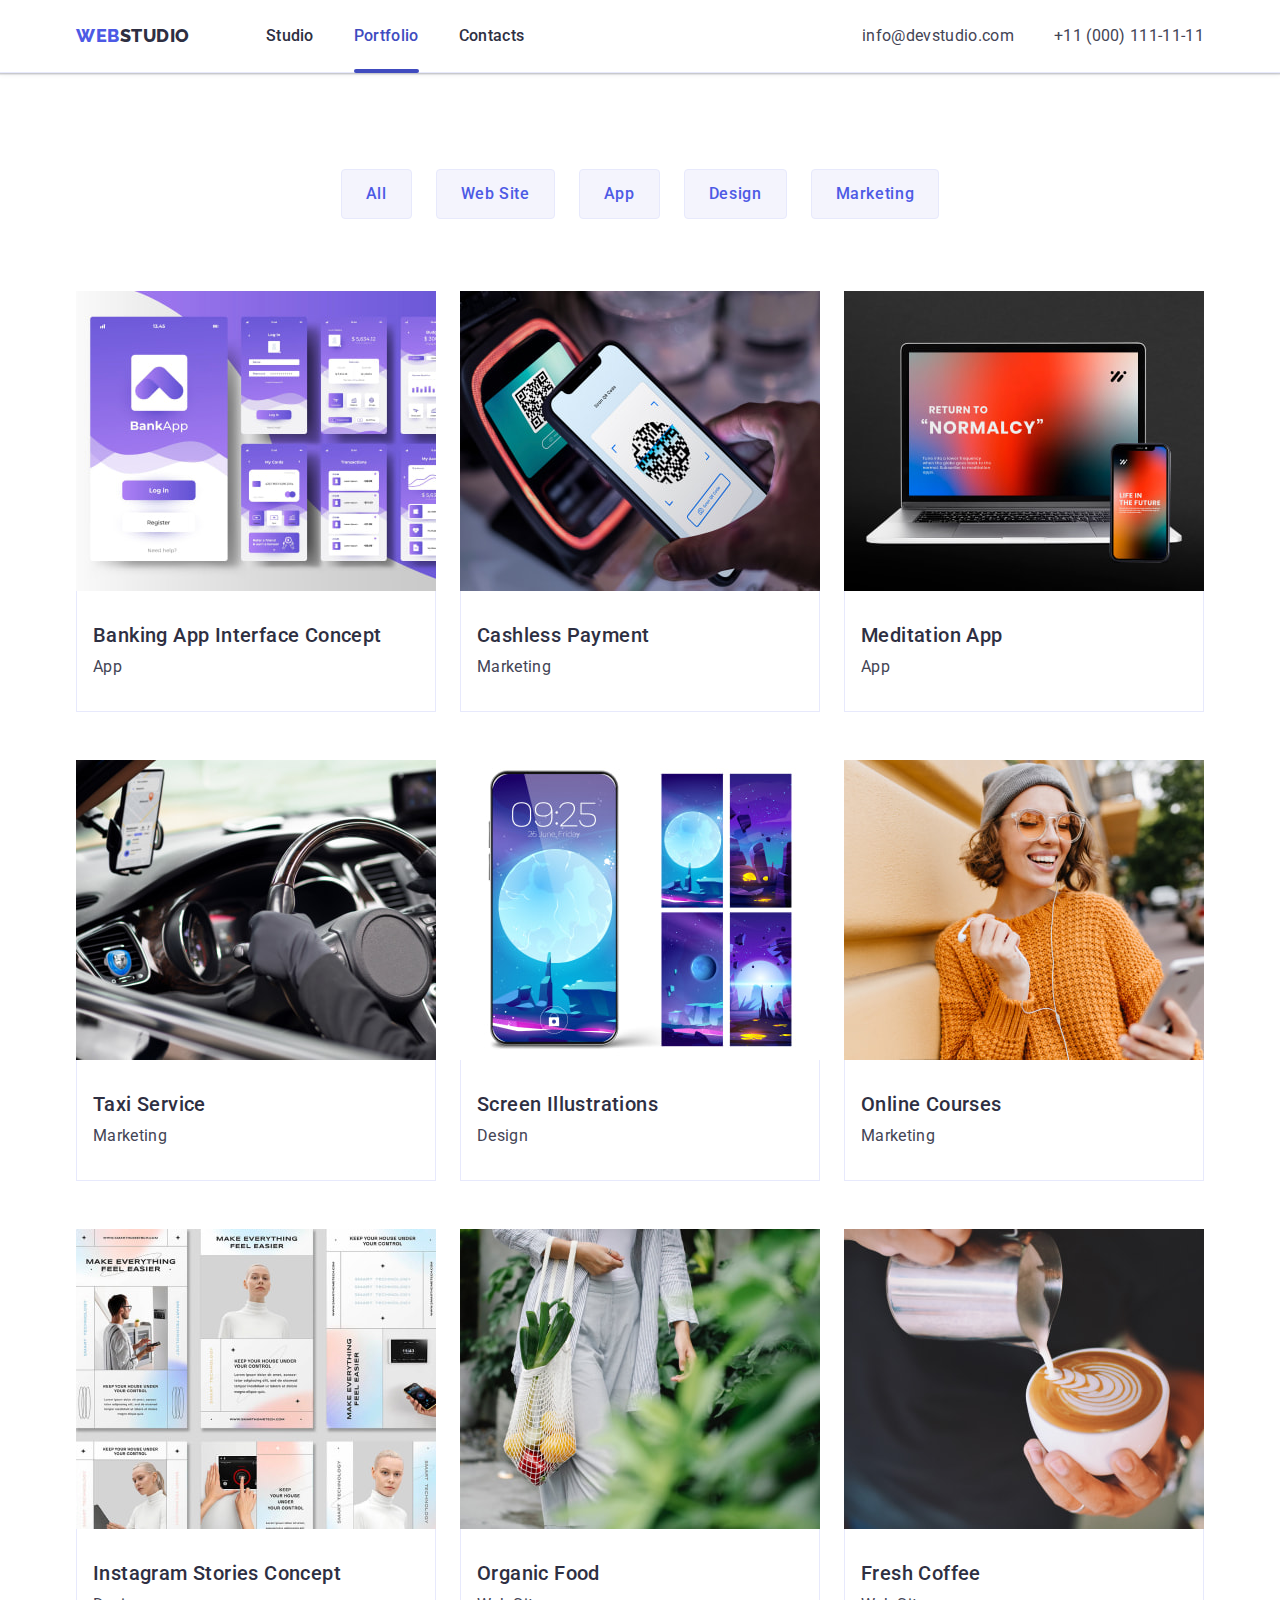
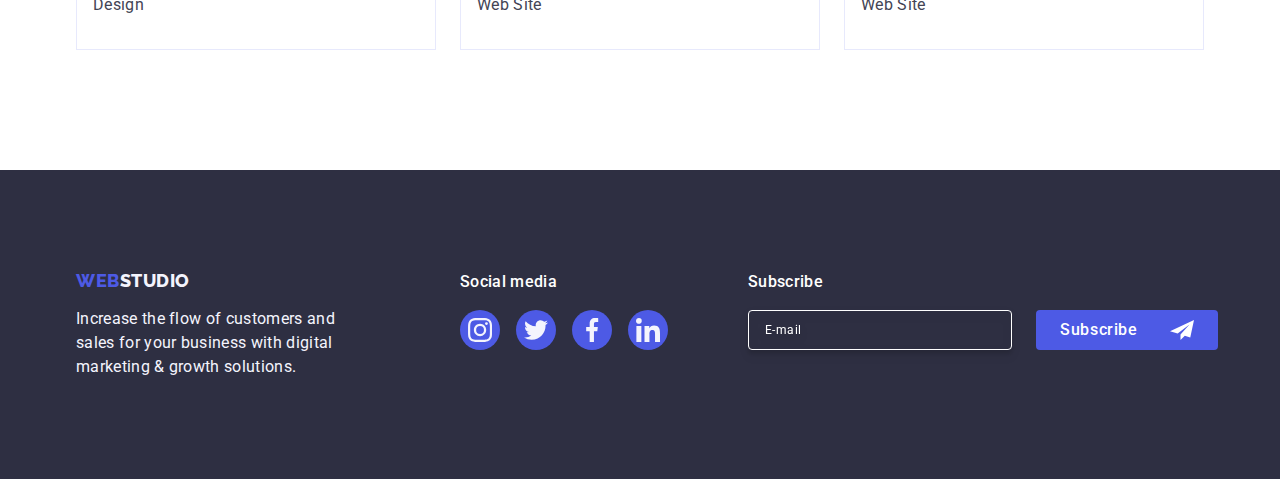
<file: portfolio.html>
<!DOCTYPE html>
<html lang="en">
  <head>
    <meta charset="UTF-8" />
    <meta http-equiv="X-UA-Compatible" content="IE=edge" />
    <meta name="viewport" content="width=device-width, initial-scale=1.0" />
    <title>WebStudio</title>
    <link href="https://fonts.googleapis.com" rel="preconnect" />
    <link href="https://fonts.gstatic.com" rel="preconnect" crossorigin />
    <link
      href="https://fonts.googleapis.com/css2?family=Roboto:wght@400;500;700&display=swap"
      rel="stylesheet"
    />
    <link
      href="https://fonts.googleapis.com/css2?family=Raleway:wght@800&display=swap"
      rel="stylesheet"
    />
    <link
      href="https://cdn.jsdelivr.net/npm/modern-normalize@2.0.0/modern-normalize.min.css"
      rel="stylesheet"
    />
    <link href="./css/styles.css" rel="stylesheet" />
  </head>
  <body>
    <header class="header">
      <div class="container">
        <nav class="header-nav">
          <a class="logo link" href="./index.html">Web<span class="logo-span">Studio</span></a>
          <ul class="header-nav-list list">
            <li class="header-nav-item"
              ><a class="header-nav-link link" href="./index.html">Studio</a></li
            >
            <li class="header-nav-item"
              ><a class="current header-nav-link link" href="./portfolio.html">Portfolio</a></li
            >
            <li class="header-nav-item"><a class="link header-nav-link" href>Contacts</a></li>
          </ul>
        </nav>
        <address class="address">
          <ul class="address-list list">
            <li class="header-contacts-item"
              ><a class="header-contacts-link link" href="mailto:info@devstudio.com"
                >info@devstudio.com</a
              ></li
            >
            <li class="header-contacts-item"
              ><a class="header-contacts-link link" href="tel:+110001111111"
                >+11 (000) 111-11-11</a
              ></li
            >
          </ul>
        </address>
      </div>
    </header>

    <main>
      <!-- Content -->
      <section class="portfolio">
        <div class="container">
          <h1 class="visually-hidden">Portfolio</h1>
          <ul class="portfolio-btn-list list">
            <li><button class="portfolio-btn" type="button">All</button></li>
            <li><button class="portfolio-btn" type="button">Web Site</button></li>
            <li><button class="portfolio-btn" type="button">App</button></li>
            <li><button class="portfolio-btn" type="button">Design</button></li>
            <li><button class="portfolio-btn" type="button">Marketing</button></li>
          </ul>

          <ul class="portfolio-content-cards list">
            <li class="portfolio-card"
              ><a class="link" href
                ><div class="portfolio-card-img">
                  <img
                    src="./images/portfolio-pics/banking-app.jpg"
                    alt="banking app"
                    width="360"
                    height="300"
                  />
                  <p class="overlay"
                    >14 Stylish and User-Friendly App Design Concepts · Task Manager App · Calorie
                    Tracker App · Exotic Fruit Ecommerce App · Cloud Storage App</p
                  >
                </div>
                <div class="portfolio-card-content">
                  <h2 class="portfolio-content">Banking App Interface Concept</h2>
                  <p class="portfolio-content-descr">App</p></div
                ></a
              >
            </li>
            <li class="portfolio-card"
              ><a class="link" href
                ><div class="portfolio-card-img">
                  <img
                    src="./images/portfolio-pics/cashless-payment.jpg"
                    alt="payment"
                    width="360"
                    height="300"
                  />
                  <p class="overlay"
                    >14 Stylish and User-Friendly App Design Concepts · Task Manager App · Calorie
                    Tracker App · Exotic Fruit Ecommerce App · Cloud Storage App</p
                  >
                </div>
                <div class="portfolio-card-content">
                  <h2 class="portfolio-content">Cashless Payment</h2>
                  <p class="portfolio-content-descr">Marketing</p></div
                ></a
              >
            </li>
            <li class="portfolio-card"
              ><a class="link" href
                ><div class="portfolio-card-img">
                  <img
                    src="./images/portfolio-pics/meditation-app.jpg"
                    alt="app for meditation"
                    width="360"
                    height="300"
                  />
                  <p class="overlay"
                    >14 Stylish and User-Friendly App Design Concepts · Task Manager App · Calorie
                    Tracker App · Exotic Fruit Ecommerce App · Cloud Storage App</p
                  >
                </div>
                <div class="portfolio-card-content">
                  <h2 class="portfolio-content">Meditation App</h2>
                  <p class="portfolio-content-descr">App</p>
                </div></a
              ></li
            >
            <li class="portfolio-card">
              <a class="link" href>
                <div class="portfolio-card-img"
                  ><img
                    src="./images/portfolio-pics/taxi-service.jpg"
                    alt="taxi"
                    width="360"
                    height="300"
                  />
                  <p class="overlay"
                    >14 Stylish and User-Friendly App Design Concepts · Task Manager App · Calorie
                    Tracker App · Exotic Fruit Ecommerce App · Cloud Storage App</p
                  >
                </div>
                <div class="portfolio-card-content">
                  <h2 class="portfolio-content">Taxi Service</h2>
                  <p class="portfolio-content-descr">Marketing</p>
                </div></a
              ></li
            >
            <li class="portfolio-card"
              ><a class="link" href
                ><div class="portfolio-card-img">
                  <img
                    src="./images/portfolio-pics/screen-illustrations.jpg"
                    alt="background images"
                    width="360"
                    height="300"
                  />
                  <p class="overlay"
                    >14 Stylish and User-Friendly App Design Concepts · Task Manager App · Calorie
                    Tracker App · Exotic Fruit Ecommerce App · Cloud Storage App</p
                  >
                </div>
                <div class="portfolio-card-content">
                  <h2 class="portfolio-content">Screen Illustrations</h2>
                  <p class="portfolio-content-descr">Design</p>
                </div></a
              ></li
            >
            <li class="portfolio-card">
              <a class="link" href
                ><div class="portfolio-card-img"
                  ><img
                    src="./images/portfolio-pics/online-courses.jpg"
                    alt="women laughing"
                    width="360"
                    height="300"
                  />
                  <p class="overlay"
                    >14 Stylish and User-Friendly App Design Concepts · Task Manager App · Calorie
                    Tracker App · Exotic Fruit Ecommerce App · Cloud Storage App</p
                  >
                </div>
                <div class="portfolio-card-content">
                  <h2 class="portfolio-content">Online Courses</h2>
                  <p class="portfolio-content-descr">Marketing</p>
                </div></a
              ></li
            >
            <li class="portfolio-card">
              <a class="link" href
                ><div class="portfolio-card-img"
                  ><img
                    src="./images/portfolio-pics/instagram-stories.jpg"
                    alt="strories for Instagram"
                    width="360"
                    height="300"
                  />
                  <p class="overlay"
                    >14 Stylish and User-Friendly App Design Concepts · Task Manager App · Calorie
                    Tracker App · Exotic Fruit Ecommerce App · Cloud Storage App</p
                  >
                </div>
                <div class="portfolio-card-content">
                  <h2 class="portfolio-content">Instagram Stories Concept</h2>
                  <p class="portfolio-content-descr">Design</p>
                </div></a
              ></li
            >
            <li class="portfolio-card"
              ><a class="link" href
                ><div class="portfolio-card-img">
                  <img
                    src="./images/portfolio-pics/organic-food.jpg"
                    alt="organic food"
                    width="360"
                    height="300"
                  />
                  <p class="overlay"
                    >14 Stylish and User-Friendly App Design Concepts · Task Manager App · Calorie
                    Tracker App · Exotic Fruit Ecommerce App · Cloud Storage App</p
                  >
                </div>
                <div class="portfolio-card-content">
                  <h2 class="portfolio-content">Organic Food</h2>
                  <p class="portfolio-content-descr">Web Site</p>
                </div></a
              ></li
            >
            <li class="portfolio-card"
              ><a class="link" href
                ><div class="portfolio-card-img">
                  <img
                    src="./images/portfolio-pics/fresh-coffee.jpg"
                    alt="fresh coffee"
                    width="360"
                    height="300"
                  />
                  <p class="overlay"
                    >14 Stylish and User-Friendly App Design Concepts · Task Manager App · Calorie
                    Tracker App · Exotic Fruit Ecommerce App · Cloud Storage App</p
                  >
                </div>
                <div class="portfolio-card-content">
                  <h2 class="portfolio-content">Fresh Coffee</h2>
                  <p class="portfolio-content-descr">Web Site</p>
                </div></a
              ></li
            >
          </ul>
        </div></section
      >
    </main>

    <footer class="footer">
      <div class="container">
        <div class="footer-info">
          <a class="logo link" href="./index.html">Web<span class="logo-span">Studio</span></a>
          <p class="footer-text">
            Increase the flow of customers and sales for your business with digital marketing &
            growth solutions.
          </p>
        </div>
        <div class="social-media">
          <p class="footer-social">Social media</p>
          <ul class="footer-list list">
            <li class="footer-social-media">
              <a class="footer-link link" href>
                <svg class="footer-icon" width="24" height="24">
                  <use href="./images/icons.svg#instagram-logo"></use>
                </svg>
              </a>
            </li>
            <li class="footer-social-media">
              <a class="footer-link link" href>
                <svg class="footer-icon" width="24" height="24">
                  <use href="./images/icons.svg#twitter-logo"></use>
                </svg>
              </a>
            </li>
            <li class="footer-social-media">
              <a class="footer-link link" href>
                <svg class="footer-icon" width="24" height="24">
                  <use href="./images/icons.svg#facebook-logo"></use>
                </svg>
              </a>
            </li>
            <li class="footer-social-media">
              <a class="footer-link link" href>
                <svg class="footer-icon" width="24" height="24">
                  <use href="./images/icons.svg#linkedin-logo"></use>
                </svg>
              </a>
            </li>
          </ul>
        </div>
        <div class="footer-subscribtion">
          <p class="subscription-caption">Subscribe</p>
          <form class="subscription-form" name="subscription_form">
            <label class="subscription-label">
              <input
                class="subscription-input"
                name="subscribtion-email"
                type="email"
                placeholder="E-mail"
              />
            </label>
            <button class="subscription-btn" type="submit"
              >Subscribe
              <svg class="subscription-icon" width="24" height="24">
                <use href="./images/icons.svg#telegram-icon"></use>
              </svg>
            </button>
          </form>
        </div>
      </div>
    </footer>
  </body>
</html>
</file>
<file: css/styles.css>
:root {
  --navy-blue: #2e2f42;
  --iris: #4d5ae5;
  --slate: #434455;
  --cloud: #f4f4fd;
  --white: #ffffff;
  --cornflower: #e7e9fc;
  --ocean: #404bbf;
  --green: #31d0aa;
  --lightslate: #8e8f99;
  --navyblue-modal: #2e2f42;
  --dairy: #fcfcfc;
  --anim: 250ms cubic-bezier(0.4, 0, 0.2, 1);
  --header-bg-gradient: linear-gradient(rgba(46, 47, 66, 0.7), rgba(46, 47, 66, 0.7));
  --navyblue-modal: rgba(46, 47, 66, 0.4);
}
body {
  background-color: var(--white);
  color: #434455;
  font-family: 'Roboto', sans-serif;
}

h1,
h2,
h3,
h4,
h5,
h6,
p {
  margin: 0;
}

img {
  display: block;
}

.visually-hidden {
  position: absolute;
  overflow: hidden;
  clip: rect(0 0 0 0);
  width: 1px;
  height: 1px;
  margin: -1px;
  padding: 0;
  border: 0;

  white-space: nowrap;
  clip-path: inset(100%);
}

.container {
  min-width: 320px;
  max-width: 427px;
  margin-right: auto;
  margin-left: auto;
  padding-right: 16px;
  padding-left: 16px;
}

@media only screen and (min-width: 768px) {
  .container {
    max-width: 768px;
  }
}

@media only screen and (min-width: 1158px) {
  .container {
    max-width: 1158px;
    padding: 0 15px;
  }
}

.link {
  display: block;
  text-decoration: none;
}

.list {
  margin: 0;
  padding: 0;
  list-style: none;
}

.address {
  font-style: normal;
}

.header {
  border-bottom: 1px solid var(--cornflower);
  background-color: var(--white);
  box-shadow: 0px 2px 1px rgba(46, 47, 66, 0.08), 0px 1px 1px rgba(46, 47, 66, 0.16),
    0px 1px 6px rgba(46, 47, 66, 0.08);
}

.header > .container {
  display: flex;
  justify-content: space-between;
  align-items: center;
}

.header-nav {
  display: flex;
  justify-content: space-between;
  align-items: center;
}

@media only screen and (min-width: 768px) {
  .header-nav {
  }
}

.header-nav-list {
  display: flex;
  gap: 40px;
}

@media only screen and (max-width: 767px) {
  .header-nav-list {
    display: none;
  }
}

.address-list {
  display: flex;
}

@media only screen and (max-width: 767px) {
  .address {
    display: none;
  }
}

@media only screen and (min-width: 768px) {
  .address-list {
    flex-direction: column;
    gap: 12px;
  }
}

@media only screen and (min-width: 1156px) {
  .address-list {
    flex-direction: row;
    gap: 40px;
  }
}

.logo {
  color: var(--iris);
  font-weight: 800;
  font-size: 18px;
  font-family: 'Raleway', sans-serif;
  line-height: 1.17;
  letter-spacing: 0.03em;
  text-transform: uppercase;
}

@media only screen and (min-width: 768px) {
  .logo {
    margin-right: 120px;
  }
}

@media only screen and (min-width: 1156px) {
  .logo {
    margin-right: 76px;
  }
}

.logo-span {
  color: var(--navy-blue);
}

.header-nav-link {
  display: block;
  padding: 24px 0;
  color: var(--navy-blue);
  font-weight: 500;
  font-size: 16px;
  line-height: 1.5;
  letter-spacing: 0.02em;
  transition: color 250ms cubic-bezier(0.4, 0, 0.2, 1);
}

.current {
  position: relative;
  color: var(--ocean);
}

.current::after {
  content: '';
  position: absolute;
  bottom: -1px;
  left: 0;
  width: 100%;
  height: 4px;
  border-radius: 2px;
  background-color: var(--ocean);
}

.header-contacts-link {
  display: block;
  color: var(--slate);
  font-weight: 400;
  font-size: 16px;
  line-height: 1.5;
  letter-spacing: 0.02em;
  transition: color 250ms cubic-bezier(0.4, 0, 0.2, 1);
}

@media only screen and (min-width: 1156px) {
  .header-contacts-link {
    padding: 24px 0;
  }
}

.header-contacts-link:hover,
.header-contacts-link:focus,
.header-nav-link:hover,
.header-nav-link:focus {
  color: var(--ocean);
}

.hero {
  max-width: 1440px;
  margin: 0 auto;
  padding-top: 188px;
  padding-bottom: 188px;
  background-color: var(--navy-blue);
  background-image: linear-gradient(rgba(46, 47, 66, 0.7), rgba(46, 47, 66, 0.7)),
    url(../images/hero-bg.jpg);
  background-position: center;
  background-size: cover;
  background-repeat: no-repeat;
}

@media only screen and (min-resolution: 192dpi) {
  .hero {
    background-image: linear-gradient(rgba(46, 47, 66, 0.7), rgba(46, 47, 66, 0.7)),
      url(../images/hero-bg@2x.jpg);
  }
}

.hero-title {
  max-width: 496px;
  margin: 0 auto;

  margin-bottom: 72px;
  color: var(--white);
  font-weight: 700;

  font-size: 36px;
  line-height: 1.07;
  letter-spacing: 0.02em;
  text-align: center;
}

@media only screen and (min-width: 768px) {
  .hero-title {
    margin-bottom: 36px;
    font-size: 56px;
  }
}

@media only screen and (min-width: 1156px) {
  .hero-title {
    margin-bottom: 48px;
  }
}

.hero-button {
  display: block;
  min-width: 169px;
  margin: 0 auto;
  padding: 16px 32px;
  border: none;
  border-radius: 4px;
  background-color: var(--iris);
  color: var(--white);
  font-weight: 500;
  font-size: 16px;
  font-family: 'Roboto', sans-serif;
  line-height: 24px;
  letter-spacing: 0.04em;
  cursor: pointer;
  transition: background-color 250ms cubic-bezier(0.4, 0, 0.2, 1);
}

.hero-button:hover,
.hero-button:focus {
  background-color: var(--ocean);
}

.specs {
  padding: 96px 0;
}

@media only screen and (min-width: 1156px) {
  .specs {
    padding: 120px 0;
  }
}

.specs-list {
  display: flex;
  flex-direction: column;
  gap: 72px;
}

@media only screen and (min-width: 768px) {
  .specs-list {
    flex-direction: row;
    flex-wrap: wrap;
    column-gap: 24px;
  }
}

@media only screen and (min-width: 1156px) {
  .specs-list {
    flex-wrap: nowrap;
  }
}

.specs-item {
  flex-basis: 100%;
}

@media only screen and (min-width: 768px) {
  .specs-item {
    flex-basis: calc((100% - 24px) / 2);
  }
}

@media only screen and (min-width: 1156px) {
  .specs-item {
    flex-basis: calc((100% - 72px) / 4);
  }
}

.specs-icon-div {
  display: none;
}

@media only screen and (min-width: 1156px) {
  .specs-icon-div {
    display: flex;
    justify-content: center;
    align-items: center;
    height: 112px;
    margin-bottom: 8px;
    border-radius: 4px;
    background: var(--cloud);
  }
}

.specs-icon {
  width: 64px;
  height: 64px;
}

.specs-title {
  margin-bottom: 8px;
  color: var(--navy-blue);
  font-weight: 500;
  font-size: 36px;
  line-height: 1.2;
  letter-spacing: 0.02em;
  text-align: center;
}

@media only screen and (min-width: 768px) {
  .specs-title {
    text-align: left;
  }
}

@media only screen and (min-width: 1156px) {
  .specs-title {
    font-size: 20px;
  }
}

.specs-p {
  color: var(--slate);
  font-weight: 400;
  font-size: 16px;
  line-height: 24px;
  letter-spacing: 0.02em;
}

.wrwd {
  padding-bottom: 120px;
}

@media only screen and (max-width: 1155px) {
  .wrwd {
    display: none;
  }
}

.wrwd-title {
  margin-bottom: 72px;
  color: var(--navy-blue);
  font-weight: 700;
  font-size: 36px;
  line-height: 1.11;
  text-align: center;
  text-transform: capitalize;
}

.wrwd-list {
  display: flex;
  gap: 24px;
}

.wrwd-item img {
  border: 1px solid #e7e9fc;
}

.our-team {
  padding: 96px 0;
  background-color: var(--cloud);
}

@media only screen and (min-width: 1156px) {
  .our-team {
    padding: 120px 0;
  }
}

.our-team-title {
  margin-bottom: 72px;
  color: var(--navy-blue);
  font-weight: 700;
  font-size: 36px;
  line-height: 1.11;
  letter-spacing: 0.02em;
  text-align: center;
  text-transform: capitalize;
}

.our-team-list {
  display: flex;
  flex-basis: 100%;
  flex-direction: column;
  gap: 72px;
  justify-content: center;
  align-items: center;
  /* gap: 24px; */
}

@media only screen and (min-width: 768px) {
  .our-team-list {
    flex-direction: row;
    flex-wrap: wrap;
    row-gap: 72px;
    column-gap: 24px;
  }
}

.team-member {
  max-width: 264px;
  border-radius: 0px 0px 4px 4px;
  background-color: var(--white);
  box-shadow: 0px 1px 6px rgba(46, 47, 66, 0.08), 0px 1px 1px rgba(46, 47, 66, 0.16),
    0px 2px 1px rgba(46, 47, 66, 0.08);
}

.team-member-descr {
  padding: 32px 0;
}

.team-member-name {
  margin-bottom: 8px;
  color: var(--navy-blue);
  font-weight: 500;
  font-size: 20px;
  line-height: 24px;
  letter-spacing: 0.02em;
  text-align: center;
}

.team-member-pos {
  margin-bottom: 8px;
  color: var(--slate);
  font-weight: 400;
  font-size: 16px;
  line-height: 24px;
  letter-spacing: 0.02em;
  text-align: center;
}

.team-member-list {
  display: flex;
  flex-direction: row;
  gap: 24px;
  justify-content: center;
}

.team-member-link {
  display: flex;
  justify-content: center;
  align-items: center;
  width: 40px;
  height: 40px;
  border-radius: 50%;
  background-color: var(--iris);
  transition: background-color 250ms cubic-bezier(0.4, 0, 0.2, 1);
}

.team-member-link:hover,
.team-member-link:focus {
  background-color: var(--ocean);
}

.media-icon {
  fill: var(--cloud);
}

.customers {
  padding: 96px 0;
}

@media only screen and (min-width: 1156px) {
  .customers {
    padding: 120px 0;
  }
}

.customers-title {
  margin-bottom: 72px;
  color: var(--navy-blue);
  font-weight: 700;
  font-style: normal;
  font-size: 36px;
  line-height: 1.11;
  letter-spacing: 0.72px;
  text-align: center;
  text-transform: capitalize;
}

.customers-list {
  display: flex;
  flex-direction: row;
  flex-wrap: wrap;
  row-gap: 72px;
  align-content: center;
  /* gap: 24px;
  justify-content: space-between; */
  justify-content: center;
  align-items: center;
  column-gap: 16px;
}

@media only screen and (min-width: 768px) {
  .customers-list {
    column-gap: 24px;
  }
  .customers-item {
    flex-basis: 168px;
  }
}

.customers-item {
  width: calc((100% - 16px) / 2);
}

.customers-link {
  display: flex;
  justify-content: center;
  align-items: center;
  width: 100%;
  height: 88px;
  border: 1px solid var(--lightslate);
  border-radius: 4px;
  color: var(--lightslate);
  transition: border-color 250ms cubic-bezier(0.4, 0, 0.2, 1),
    color 250ms cubic-bezier(0.4, 0, 0.2, 1);
}

.customers-link:hover > .customers-icon,
.customers-link:focus > .customers-icon {
  fill: var(--ocean);
}

.customers-link:hover,
.customers-link:focus {
  border-color: var(--ocean);
  color: var(--ocean);
}

.customers-icon {
  fill: currentColor;
}

/* TODO------------------------- */

.portfolio {
  padding-top: 96px;
  padding-bottom: 120px;
}

.portfolio-btn-list {
  display: flex;
  gap: 24px;
  justify-content: center;
  margin-bottom: 72px;
}

.portfolio-btn {
  padding: 12px 24px;
  border: 1px solid var(--cornflower);
  border-radius: 4px;
  background-color: var(--cloud);
  color: var(--iris);
  font-weight: 500;
  font-size: 16px;
  font-family: 'Roboto', sans-serif;
  line-height: 24px;
  letter-spacing: 0.04em;
  text-align: center;
  transition: color 250ms cubic-bezier(0.4, 0, 0.2, 1),
    background-color 250ms cubic-bezier(0.4, 0, 0.2, 1),
    border-color 250ms cubic-bezier(0.4, 0, 0.2, 1), box-shadow 250ms cubic-bezier(0.4, 0, 0.2, 1);
}

.portfolio-btn:hover,
.portfolio-btn:focus {
  border: 1px solid transparent;
  background-color: var(--ocean);
  color: var(--white);
  box-shadow: 0px 3px 1px rgba(0, 0, 0, 0.1), 0px 2px 1px rgba(0, 0, 0, 0.08),
    0px 2px 2px rgba(0, 0, 0, 0.12);
  cursor: pointer;
}

.portfolio-content-cards {
  display: flex;
  flex-wrap: wrap;
  row-gap: 48px;
  column-gap: 24px;
}

.portfolio-card {
  flex-basis: 360px;
  border: none;
}

.portfolio-card .link {
  transition: box-shadow 250ms cubic-bezier(0.4, 0, 0.2, 1);
}

.portfolio-card .link:hover,
.portfolio-card .link:focus {
  box-shadow: 0px 2px 1px 0px rgba(46, 47, 66, 0.08), 0px 1px 1px 0px rgba(46, 47, 66, 0.16),
    0px 1px 6px 0px rgba(46, 47, 66, 0.08);
}

.portfolio-card-img {
  position: relative;
  overflow: hidden;
}

.overlay {
  position: absolute;
  top: 0;
  left: 0;
  width: 100%;
  height: 100%;
  padding: 40px 32px;
  background-color: var(--iris);
  color: var(--cloud);
  font-weight: 400;
  font-style: normal;
  font-size: 16px;
  line-height: 1.5; /* 150% */
  letter-spacing: 0.32px;
  transition: transform 250ms cubic-bezier(0.4, 0, 0.2, 1);
  transform: translateY(100%);
}

.portfolio-card .link:hover .overlay,
.portfolio-card .link:focus .overlay {
  transform: translateY(0);
}

.portfolio-card-content {
  padding: 32px 16px;
  border: 1px solid var(--cornflower);
  border-top: none;
}

.portfolio-content {
  margin-bottom: 8px;
  color: var(--navy-blue);
  font-weight: 500;
  font-size: 20px;
  line-height: 1.2;
  letter-spacing: 0.02em;
}

.portfolio-content-descr {
  color: var(--slate);
  font-weight: 400;
  font-size: 16px;
  line-height: 1.5;
  letter-spacing: 0.02em;
}

/* ------------------------------ */

.footer {
  padding: 96px 0;
  background-color: var(--navy-blue);
}

@media only screen and (min-width: 1158px) {
  .footer {
    padding: 100px 0;
  }
  .footer > .container {
    flex-direction: row;
    gap: 0;
    align-items: baseline;
  }
  .footer-info {
    margin-right: 120px;
  }
}

.footer > .container {
  display: flex;

  flex-direction: column;
  gap: 72px;
  align-items: center;
}

@media only screen and (min-width: 768px) {
  .footer > .container {
    flex-direction: row;
    flex-wrap: wrap;
    align-items: baseline;
    padding-right: 108px;
    padding-left: 108px;
    column-gap: 24px;
  }
}

@media only screen and (min-width: 1158px) {
  .footer > .container {
    flex-wrap: nowrap;
    gap: 0;
    padding-right: 15px;
    padding-left: 15px;
  }
}

.footer-info {
  display: flex;
  flex-direction: column;
  justify-content: center;
}

.footer .logo {
  display: inline-block;
  margin-right: auto;
  margin-bottom: 16px;
  margin-left: auto;
  text-align: center;
}

@media only screen and (min-width: 768px) {
  .footer .logo {
    margin-left: 0;
    text-align: left;
  }
}

.footer .logo-span {
  color: var(--cloud);
}

.footer-text {
  width: 264px;
  color: var(--cloud);
  font-weight: 400;
  font-size: 16px;
  line-height: 24px;
  letter-spacing: 0.02em;
}

@media only screen and (min-width: 1158px) {
  .social-media {
    margin-right: 80px;
  }
}

.footer-social {
  margin-bottom: 16px;
  color: var(--white);
  font-weight: 500;
  font-style: normal;
  font-size: 16px;
  line-height: 1.5;
  letter-spacing: 0.32px;
  text-align: center;
}

@media only screen and (min-width: 768px) {
  .footer-social {
    text-align: left;
  }
}

.footer-list {
  display: flex;
  flex-direction: row;
  gap: 16px;
}

.footer-link {
  display: flex;
  justify-content: center;
  align-items: center;
  width: 40px;
  height: 40px;
  border-radius: 50%;
  background-color: var(--iris);
  transition: background-color 250ms cubic-bezier(0.4, 0, 0.2, 1);
}

.footer-link:hover,
.footer-link:focus {
  background-color: var(--green);
}

.footer-icon {
  fill: var(--cloud);
}

.footer-subscribtion {
  display: flex;
  flex-direction: column;
  justify-content: center;
  align-items: center;
}

@media only screen and (min-width: 768px) {
  .footer-subscribtion {
    display: block;
  }
}

.subscription-caption {
  margin-bottom: 16px;
  color: var(--white);
  font-weight: 500;
  font-size: 16px;
  line-height: 1.5; /* 150% */
  letter-spacing: 0.32px;
}

.subscription-form {
  display: flex;
  flex-direction: column;
  gap: 16px;
  align-items: center;
}

@media only screen and (min-width: 768px) {
  .subscription-form {
    flex-direction: row;
    gap: 24px;
  }
  .subscription-input {
    width: 264px;
  }
}

.subscription-input {
  width: 398px;
  height: 40px;
  padding: 8px 16px;
  border: 1px solid var(--white);
  border-radius: 4px;
  background: transparent;
  color: var(--white);
  box-shadow: 0px 4px 4px 0px rgba(0, 0, 0, 0.15);
  outline: transparent;
  font-weight: 400;
  font-size: 12px;
  line-height: 1.5; /* 200% */
  letter-spacing: 0.48px;
  filter: drop-shadow(0px 4px 4px rgba(0, 0, 0, 0.15));
}

@media only screen and (min-width: 768px) {
  .subscription-input {
    width: 264px;
  }
}

.subscription-input::placeholder {
  color: var(--white);
  font-weight: 400;
  font-size: 12px;
  font-family: Roboto;
  line-height: 2; /* 200% */
  letter-spacing: 0.48px;
}

.subscription-btn {
  display: flex;
  gap: 16px;
  justify-content: center;
  align-items: center;
  min-width: 165px;
  height: 40px;
  padding: 8px 24px;
  border: none;
  border-radius: 4px;
  background-color: var(--iris);
  color: var(--white);
  font-weight: 500;
  font-style: normal;
  font-size: 16px;
  line-height: 1.5; /* 150% */
  letter-spacing: 0.64px;
  text-align: center;
  cursor: pointer;
}

.subscription-icon {
  display: block;
  margin-left: 16px;
}

/* TODO ========================= */

.backdrop {
  position: fixed;
  top: 0;
  left: 0;
  z-index: 100;
  width: 100%;
  height: 100%;
  background-color: rgba(46, 47, 66, 0.4);
  opacity: 1;
  transition: opacity 250ms cubic-bezier(0.4, 0, 0.2, 1),
    visibility 250ms cubic-bezier(0.4, 0, 0.2, 1);
}

.backdrop.is-hidden {
  opacity: 0;
  visibility: hidden;
  pointer-events: none;
}

.modal {
  position: absolute;
  top: 50%;
  left: 50%;

  width: 392px;
  min-height: 584px;
  padding: 24px;
  padding-top: 72px;
  border-radius: 4px;
  background: var(--dairy);
  box-shadow: 0px 2px 1px 0px rgba(0, 0, 0, 0.2), 0px 1px 3px 0px rgba(0, 0, 0, 0.12),
    0px 1px 1px 0px rgba(0, 0, 0, 0.14);
  opacity: 1;
  transition: transform 250ms cubic-bezier(0.4, 0, 0.2, 1);
  transform: translate(-50%, -50%) scale(1);
}

@media only screen and (min-width: 768px) {
  .modal {
    width: 408px;
  }
}

.backdrop.is-hidden .modal {
  opacity: 0;
}

.close-btn {
  position: absolute;
  top: 24px;
  right: 24px;
  display: flex;
  justify-content: center;
  align-items: center;
  width: 24px;
  height: 24px;
  padding: 0;
  border: 1px solid rgba(0, 0, 0, 0.1);
  border-radius: 50%;
  background-color: var(--cornflower);
  cursor: pointer;
  transition: background-color 250ms cubic-bezier(0.4, 0, 0.2, 1),
    border 250ms cubic-bezier(0.4, 0, 0.2, 1);
}

.close-btn:hover,
.close-btn:focus {
  border: none;
  background-color: var(--ocean);
}

.close-btn-icon {
  width: 8px;
  height: 8px;
  transition: fill 250ms cubic-bezier(0.4, 0, 0.2, 1);
}

.close-btn:hover > .close-btn-icon,
.close-btn:focus > .close-btn-icon {
  fill: var(--white);
}

.modal-form-caption {
  display: block;
  margin-bottom: 16px;
  color: var(--navy-blue);
  font-weight: 500;
  font-style: normal;
  font-size: 16px;
  line-height: 1.5;
  letter-spacing: 0.32px;
  text-align: center;
}

.modal-form {
}

.modal-form-point {
  display: flex;
  flex-direction: column;
  gap: 4px;
  margin-bottom: 8px;
}

.comment {
  margin-bottom: 16px;
}

.modal-form-label {
  margin-bottom: 4px;
  color: var(--lightslate);
  font-size: 12px;
  line-height: 1.17;
  letter-spacing: 0.48px;
}

.modal-form-input {
  width: 100%;
  height: 40px;
  padding: 11px;
  padding-left: 38px;
  border: 1px solid var(--navyblue-modal);
  border-radius: 4px;
  background: transparent;
  outline: transparent;
  transition: border-color var(--anim);
}

.modal-form-input:focus {
  border-color: var(--iris);
}

.modal-form-input:focus + .modal-form-icon {
  fill: var(--iris);
}

.modal-form-input-div {
  position: relative;
}

.modal-form-icon {
  position: absolute;
  top: 50%;
  left: 16px;
  fill: var(--navy-blue);
  transition: fill var(--anim);
  transform: translateY(-50%);
}

.modal-form-comment {
  width: 100%;
  height: 120px;
  padding: 8px 16px;
  border: 1px solid var(--navyblue-modal);
  border-radius: 4px;
  background: transparent;
  color: var(--navyblue-modal);
  outline: transparent;
  font-weight: 400;
  font-style: normal;
  font-size: 12px;
  line-height: 1.17; /* 116.667% */
  letter-spacing: 0.48px;
  resize: none;
  transition: border-color var(--anim);
}
.modal-form-comment:focus {
  border-color: var(--iris);
}

.modal-form-comment::placeholder {
  color: var(--navyblue-modal);
  font-weight: 400;
  font-style: normal;
  font-size: 12px;
  line-height: 1.16; /* 116.667% */
  letter-spacing: 0.48px;
}

.modal-form-agreement {
  display: flex;
  gap: 8px;
  align-items: center;
  width: 100%;
  margin-bottom: 24px;
}

.modal-form-checkbox {
  display: inline-flex;
  justify-content: center;
  align-items: center;
  width: 16px;
  height: 16px;
  margin-right: 8px;
  border: 1px solid var(--navyblue-modal);
  border-radius: 2px;
  fill: transparent;
  transition: background-color 250ms cubic-bezier(0.4, 0, 0.2, 1),
    border 250ms cubic-bezier(0.4, 0, 0.2, 1), fill 250ms cubic-bezier(0.4, 0, 0.2, 1);
}

.modal-form-check:checked + label > .modal-form-checkbox {
  border: none;
  background-color: var(--ocean);
  fill: var(--cloud);
}

.modal-form-agreement-text {
  color: var(--lightslate);
  font-weight: 400;
  font-size: 12px;
  line-height: 1.17;
  letter-spacing: 0.48px;
  user-select: none;
}

.modal-form-policy {
  display: inline;
  margin-left: 4px;
  color: var(--iris);
  font-weight: 400;
  font-size: 12px;
  line-height: 1.17;
  letter-spacing: 0.48px;
  text-decoration-line: underline;
}

.modal-form-submit {
  display: block;
  min-width: 169px;
  height: 56px;
  margin: 0 auto;
  padding: 16px 32px;
  border: none;
  border-radius: 4px;
  background: var(--iris);
  color: var(--white);
  box-shadow: 0px 4px 4px 0px rgba(0, 0, 0, 0.15);
  font-weight: 500;
  font-style: normal;
  font-size: 16px;
  line-height: 1.5; /* 150% */
  letter-spacing: 0.64px;
  text-align: center;
  cursor: pointer;
  transition: background-color var(--anim);
}

.modal-form-submit:hover,
.modal-form-submit:focus {
  background-color: var(--ocean);
}

/* ! MOBILE MENU */

.menu-toggle {
  display: flex;
  justify-content: center;
  align-items: center;
  min-width: 40px;
  min-height: 40px;
  margin: 0;
  padding: 0;
  border: none;
  border-radius: 50%;
  background-color: transparent;
  outline: none;
  cursor: pointer;
  fill: var(--navy-blue);
}

.menu-toggle-close {
  min-width: 24px;
  min-height: 24px;
  border: 1px solid rgba(0, 0, 0, 0.1);
  border-radius: 50%;
  background-color: var(--cornflower);
  transition: background-color 250ms cubic-bezier(0.4, 0, 0.2, 1),
    border 250ms cubic-bezier(0.4, 0, 0.2, 1);
}

.menu-toggle-icon {
  stroke: var(--navy-blue);
}

.menu-toggle-close:hover,
.menu-toggle-close:focus {
  border: none;
  background-color: var(--ocean);
}

.menu-toggle-close-icon {
  width: 8px;
  height: 8px;
  transition: fill 250ms cubic-bezier(0.4, 0, 0.2, 1);
}

.menu-toggle-close:hover > .menu-toggle-close-icon,
.menu-toggle-close:focus > .menu-toggle-close-icon {
  fill: var(--white);
}

@media (min-width: 768px) {
  .menu-toggle {
    display: none;
  }
}

.menu-toggle:hover,
.menu-toggle:focus {
  background-color: rgba(0, 0, 0, 0.1);
}

.menu-container {
  position: fixed;
  top: 0;
  left: 0;
  z-index: 999;
  display: flex;
  flex-direction: column;
  width: 100vw;
  height: 100vh;
  padding: 40px;
  padding-top: 80px;
  background-color: var(--white);
  transition: transform 250ms ease-in-out;

  transform: translateX(100%);
}

.mobile-container {
}

.menu-container.is-open {
  transform: translateX(0);
}

.menu-container .menu-toggle {
  position: absolute;
  top: 16px;
  right: 16px;
  color: #fff;
}

.mobile-nav {
  display: flex;
  flex-direction: column;
  gap: 40px;
  margin-bottom: auto;
}

.mobile-nav-item {
}

.mobile-nav-link {
  color: var(--navy-blue);
  font-weight: 700;
  font-size: 36px;
  line-height: 1.11; /* 111.111% */
  letter-spacing: 0.72px;
}

.mobile-current {
  color: var(--ocean);
}

.mobile-address {
  display: flex;
  flex-direction: column;
  gap: 40px;
  margin-bottom: 48px;
}
.mobile-address-item {
}

.mobile-address-link-tel {
  color: var(--iris);
  font-weight: 700;
  font-size: 30px;
  line-height: 1.11px; /* 111.111% */
  letter-spacing: 0.72px;
}

.mobile-address-link-mail {
  color: var(--slate);
  font-weight: 500;
  font-style: normal;
  font-size: 20px;
  line-height: 1.2; /* 120% */
  letter-spacing: 0.4px;
}

.mobile-media {
  display: flex;
  flex-direction: row;
  gap: 56px;
}

.mobile-media-item {
}

.mobile-media-link {
  display: flex;
  justify-content: center;
  align-items: center;
  width: 40px;
  height: 40px;
  border-radius: 50%;
  background-color: var(--iris);
  transition: background-color 250ms cubic-bezier(0.4, 0, 0.2, 1);
}

.mobile-media-link:hover,
.mobile-media-link:focus {
  background-color: var(--green);
}

.mobile-media-icon {
  fill: var(--cloud);
}
</file>
